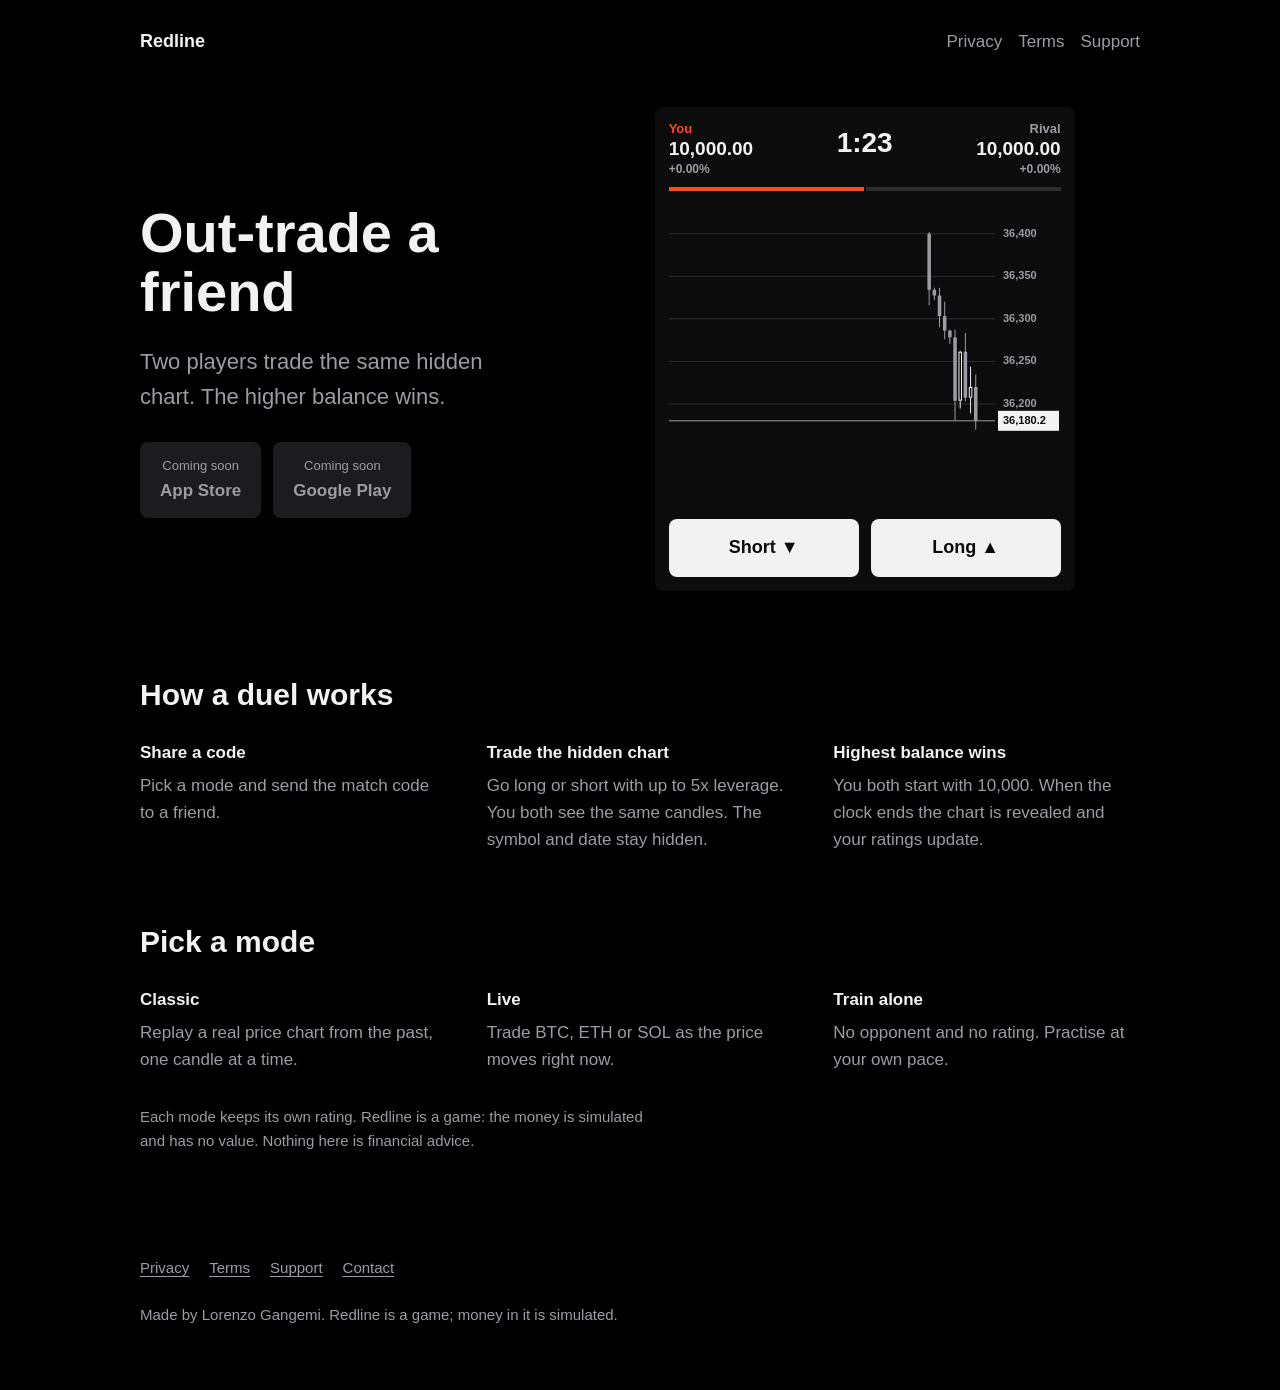
<file: index.html>
<!doctype html>
<html lang="en">
<head>
<meta charset="utf-8">
<meta name="viewport" content="width=device-width, initial-scale=1">
<title>Redline: Trading Duels</title>
<meta name="description" content="Two players trade the same hidden chart. Higher balance wins.">
<meta name="theme-color" content="#000000">
<link rel="canonical" href="https://redline.lorenzogangemi.com/">
<link rel="icon" href="favicon.svg" type="image/svg+xml">
<link rel="icon" href="favicon-32.png" type="image/png" sizes="32x32">
<link rel="apple-touch-icon" href="apple-touch-icon.png">
<link rel="stylesheet" href="style.css">
<meta property="og:type" content="website">
<meta property="og:site_name" content="Redline">
<meta property="og:title" content="Redline: Trading Duels">
<meta property="og:description" content="Two players trade the same hidden chart. Higher balance wins.">
<meta property="og:url" content="https://redline.lorenzogangemi.com/">
<meta property="og:image" content="https://redline.lorenzogangemi.com/og.png">
<meta property="og:image:width" content="1200">
<meta property="og:image:height" content="630">
<meta name="twitter:card" content="summary_large_image">
<meta name="twitter:image" content="https://redline.lorenzogangemi.com/og.png">
</head>
<body class="home">
<header><div class="wrap"><a class="brand" href="./">Redline</a><nav aria-label="Main"><a href="privacy/">Privacy</a><a href="terms/">Terms</a><a href="support/">Support</a></nav></div></header>
<main>
<section class="hero wide">
<div class="copy">
<h1>Out-trade a friend</h1>
<p class="lead">Two players trade the same hidden chart. The higher balance wins.</p>
<div class="stores" role="group" aria-label="Download">
<button type="button" disabled aria-disabled="true"><small>Coming soon</small>App Store</button>
<button type="button" disabled aria-disabled="true"><small>Coming soon</small>Google Play</button>
</div>
</div>
<div class="app" role="img" aria-label="The Redline match screen: you and your rival trade the same chart, buy and sell, and your balances update after each trade">
<div class="hud" aria-hidden="true">
<div class="side"><span class="name you">You</span><b class="num" id="n-you">10,000.00</b><span class="pct" id="p-you">+0.00%</span></div>
<div class="clk" id="clk">1:30</div>
<div class="side them"><span class="name">Rival</span><b class="num" id="n-rival">10,000.00</b><span class="pct" id="p-rival">+0.00%</span></div>
</div>
<div class="lean" aria-hidden="true"><i id="lean"></i><u></u></div>
<canvas id="chart" aria-hidden="true"></canvas>
<div class="slot" aria-hidden="true"><div class="card" id="card"><div class="info"><span id="card-name">Long 3x</span><b id="card-pnl">+0.00</b></div><span class="close">Close</span></div></div>
<div class="btns" aria-hidden="true"><span class="btn" id="btn-short">Short ▼</span><span class="btn" id="btn-long">Long ▲</span></div>
</div>
</section>

<section class="wide flow">
<h2>How a duel works</h2>
<div class="cols">
<div><h3>Share a code</h3><p>Pick a mode and send the match code to a friend.</p></div>
<div><h3>Trade the hidden chart</h3><p>Go long or short with up to 5x leverage. You both see the same candles. The symbol and date stay hidden.</p></div>
<div><h3>Highest balance wins</h3><p>You both start with 10,000. When the clock ends the chart is revealed and your ratings update.</p></div>
</div>
</section>

<section class="wide flow">
<h2>Pick a mode</h2>
<div class="cols">
<div><h3>Classic</h3><p>Replay a real price chart from the past, one candle at a time.</p></div>
<div><h3>Live</h3><p>Trade BTC, ETH or SOL as the price moves right now.</p></div>
<div><h3>Train alone</h3><p>No opponent and no rating. Practise at your own pace.</p></div>
</div>
<p class="dim note">Each mode keeps its own rating. Redline is a game: the money is simulated and has no value. Nothing here is financial advice.</p>
</section>
</main>
<footer><div class="wrap"><a href="privacy/">Privacy</a><a href="terms/">Terms</a><a href="support/">Support</a><a href="mailto:lorenzo.gangemi.developer@gmail.com">Contact</a><p>Made by Lorenzo Gangemi. Redline is a game; money in it is simulated.</p></div></footer>
<script src="duel.js"></script>
</body>
</html>
</file>
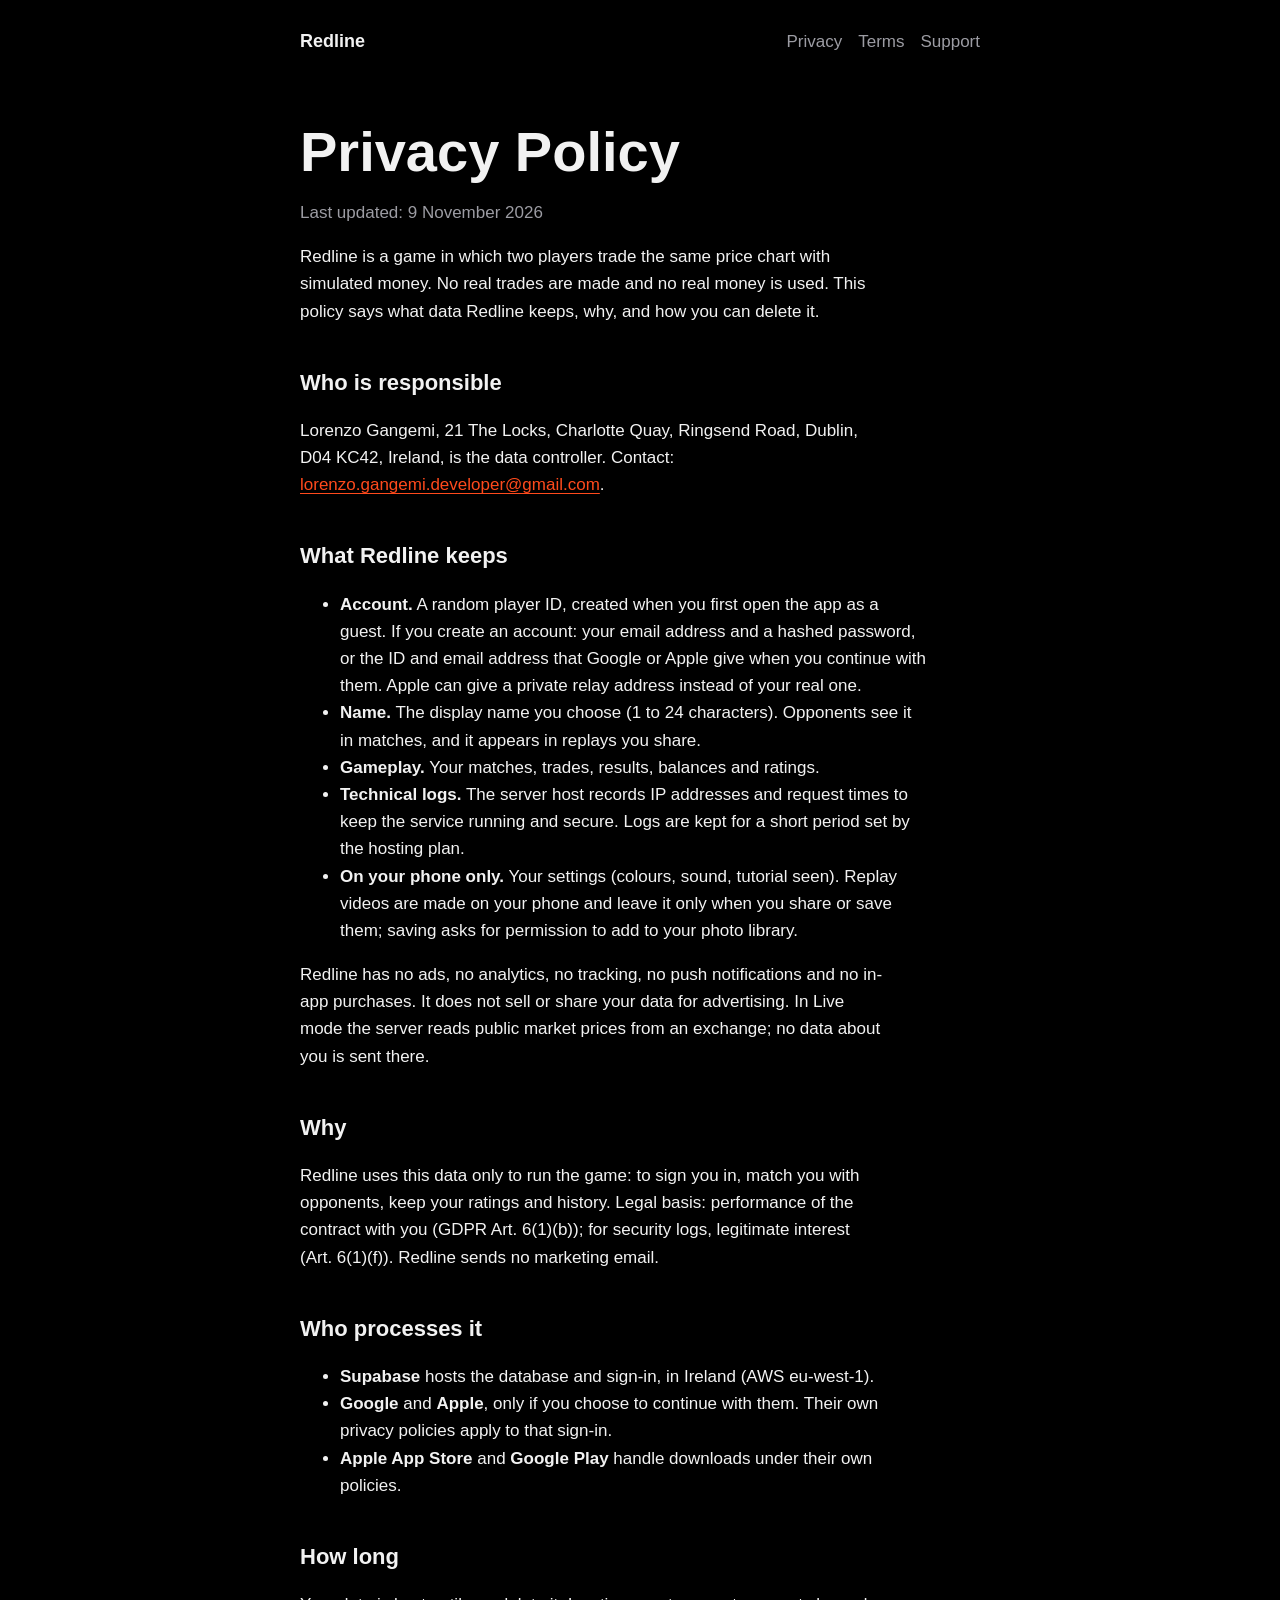
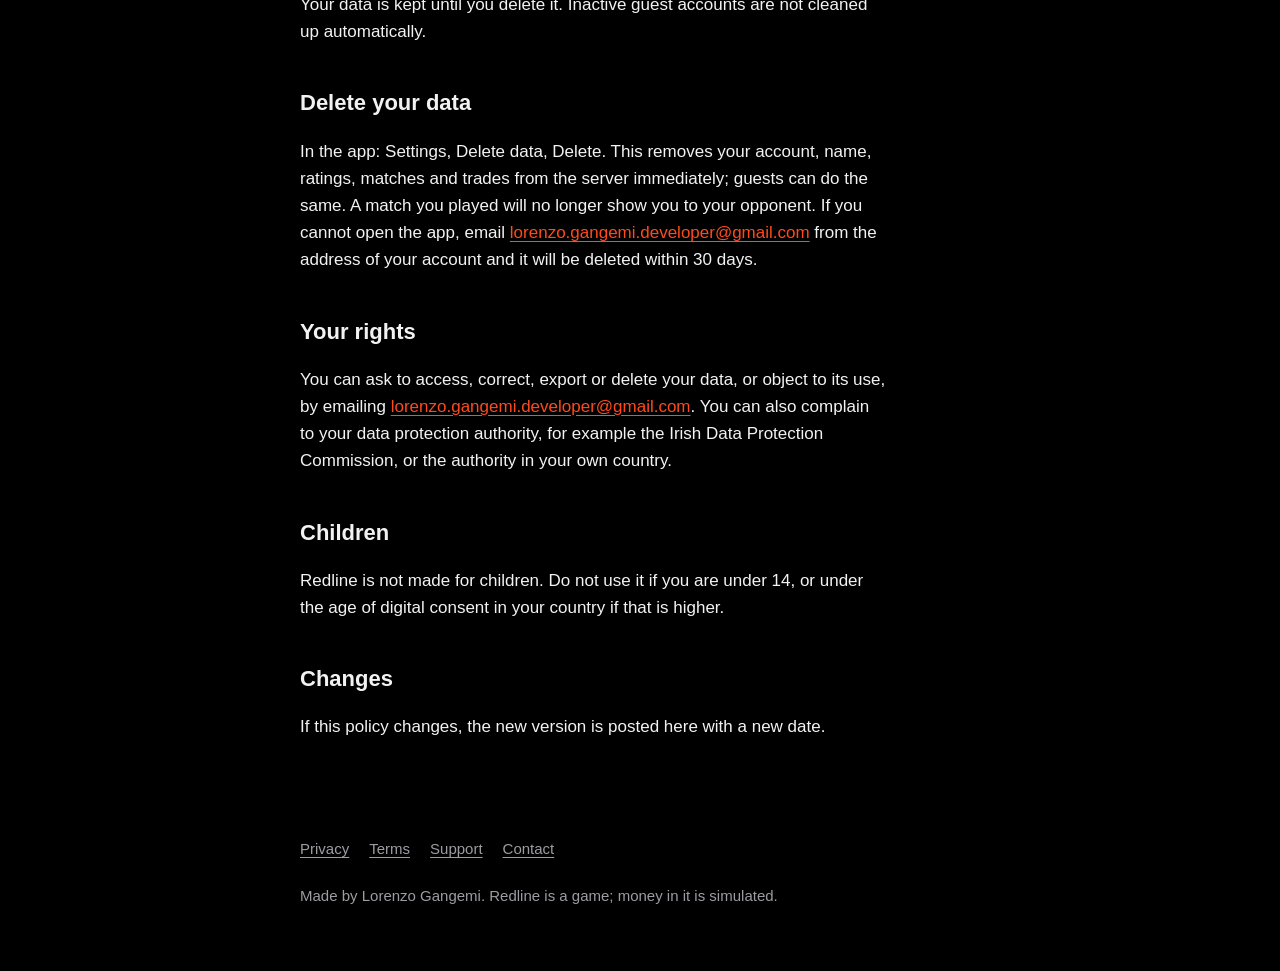
<file: privacy/index.html>
<!doctype html>
<html lang="en">
<head>
<meta charset="utf-8">
<meta name="viewport" content="width=device-width, initial-scale=1">
<title>Privacy Policy - Redline</title>
<meta name="description" content="What data Redline keeps, why, and how to delete it.">
<meta name="theme-color" content="#000000">
<link rel="canonical" href="https://redline.lorenzogangemi.com/privacy/">
<link rel="icon" href="../favicon.svg" type="image/svg+xml">
<link rel="icon" href="../favicon-32.png" type="image/png" sizes="32x32">
<link rel="apple-touch-icon" href="../apple-touch-icon.png">
<link rel="stylesheet" href="../style.css">
<meta property="og:type" content="website">
<meta property="og:site_name" content="Redline">
<meta property="og:title" content="Privacy Policy - Redline">
<meta property="og:description" content="What data Redline keeps, why, and how to delete it.">
<meta property="og:url" content="https://redline.lorenzogangemi.com/privacy/">
<meta name="twitter:card" content="summary">
</head>
<body>
<header><div class="wrap"><a class="brand" href="../">Redline</a><nav aria-label="Main"><a href="../privacy/">Privacy</a><a href="../terms/">Terms</a><a href="../support/">Support</a></nav></div></header>
<main><div class="wrap">
<h1>Privacy Policy</h1>
<p class="dim">Last updated: 9 November 2026</p>
<p>Redline is a game in which two players trade the same price chart with simulated money. No real trades are made and no real money is used. This policy says what data Redline keeps, why, and how you can delete it.</p>

<h2>Who is responsible</h2>
<p>Lorenzo Gangemi, 21 The Locks, Charlotte Quay, Ringsend Road, Dublin, D04 KC42, Ireland, is the data controller. Contact: <a href="mailto:lorenzo.gangemi.developer@gmail.com">lorenzo.gangemi.developer@gmail.com</a>.</p>

<h2>What Redline keeps</h2>
<ul>
<li><strong>Account.</strong> A random player ID, created when you first open the app as a guest. If you create an account: your email address and a hashed password, or the ID and email address that Google or Apple give when you continue with them. Apple can give a private relay address instead of your real one.</li>
<li><strong>Name.</strong> The display name you choose (1 to 24 characters). Opponents see it in matches, and it appears in replays you share.</li>
<li><strong>Gameplay.</strong> Your matches, trades, results, balances and ratings.</li>
<li><strong>Technical logs.</strong> The server host records IP addresses and request times to keep the service running and secure. Logs are kept for a short period set by the hosting plan.</li>
<li><strong>On your phone only.</strong> Your settings (colours, sound, tutorial seen). Replay videos are made on your phone and leave it only when you share or save them; saving asks for permission to add to your photo library.</li>
</ul>
<p>Redline has no ads, no analytics, no tracking, no push notifications and no in-app purchases. It does not sell or share your data for advertising. In Live mode the server reads public market prices from an exchange; no data about you is sent there.</p>

<h2>Why</h2>
<p>Redline uses this data only to run the game: to sign you in, match you with opponents, keep your ratings and history. Legal basis: performance of the contract with you (GDPR Art. 6(1)(b)); for security logs, legitimate interest (Art. 6(1)(f)). Redline sends no marketing email.</p>

<h2>Who processes it</h2>
<ul>
<li><strong>Supabase</strong> hosts the database and sign-in, in Ireland (AWS eu-west-1).</li>
<li><strong>Google</strong> and <strong>Apple</strong>, only if you choose to continue with them. Their own privacy policies apply to that sign-in.</li>
<li><strong>Apple App Store</strong> and <strong>Google Play</strong> handle downloads under their own policies.</li>
</ul>

<h2>How long</h2>
<p>Your data is kept until you delete it. Inactive guest accounts are not cleaned up automatically.</p>

<h2 id="delete">Delete your data</h2>
<p>In the app: Settings, Delete data, Delete. This removes your account, name, ratings, matches and trades from the server immediately; guests can do the same. A match you played will no longer show you to your opponent. If you cannot open the app, email <a href="mailto:lorenzo.gangemi.developer@gmail.com">lorenzo.gangemi.developer@gmail.com</a> from the address of your account and it will be deleted within 30 days.</p>

<h2>Your rights</h2>
<p>You can ask to access, correct, export or delete your data, or object to its use, by emailing <a href="mailto:lorenzo.gangemi.developer@gmail.com">lorenzo.gangemi.developer@gmail.com</a>. You can also complain to your data protection authority, for example the Irish Data Protection Commission, or the authority in your own country.</p>

<h2>Children</h2>
<p>Redline is not made for children. Do not use it if you are under 14, or under the age of digital consent in your country if that is higher.</p>

<h2>Changes</h2>
<p>If this policy changes, the new version is posted here with a new date.</p>
</div></main>
<footer><div class="wrap"><a href="../privacy/">Privacy</a><a href="../terms/">Terms</a><a href="../support/">Support</a><a href="mailto:lorenzo.gangemi.developer@gmail.com">Contact</a><p>Made by Lorenzo Gangemi. Redline is a game; money in it is simulated.</p></div></footer>
</body>
</html>
</file>
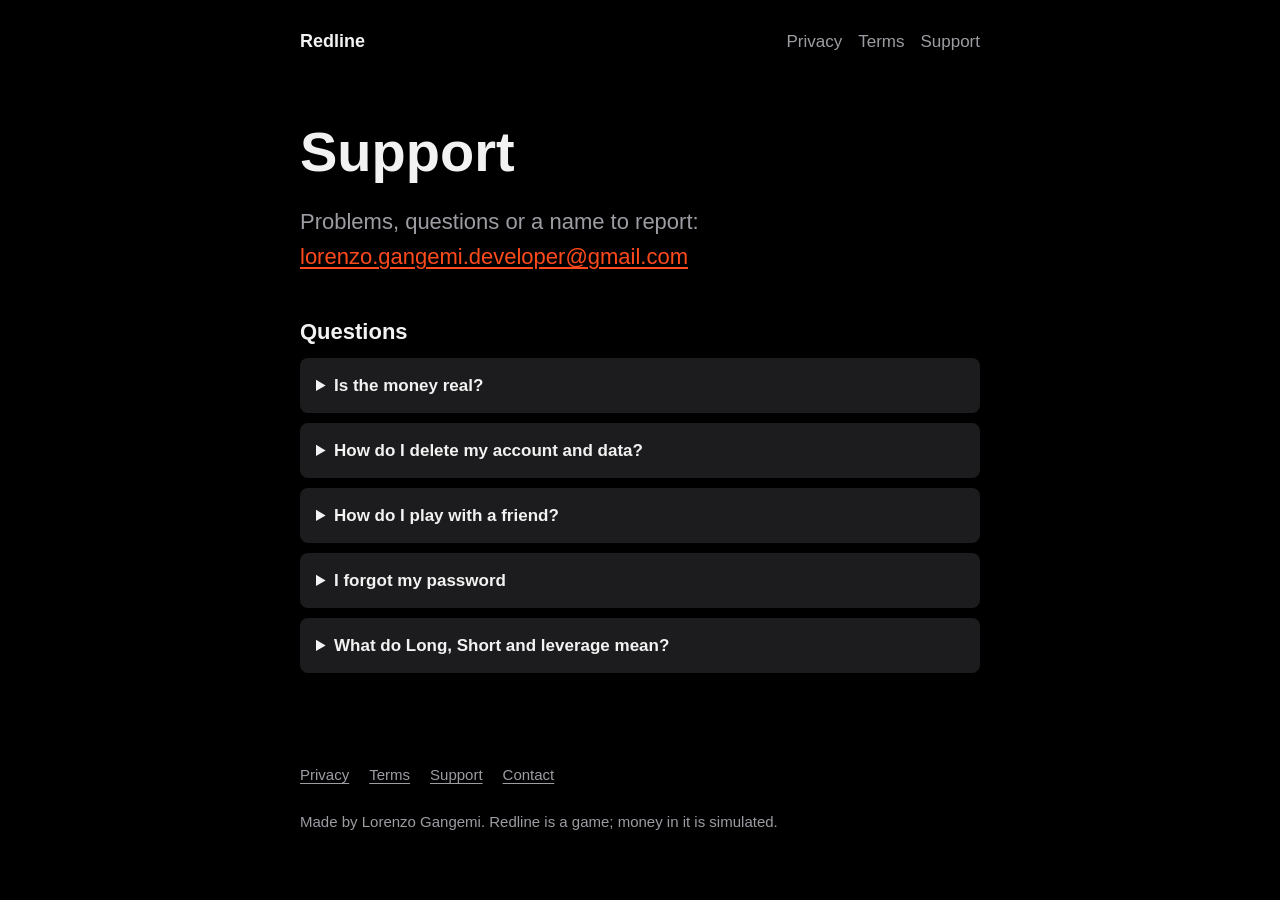
<file: support/index.html>
<!doctype html>
<html lang="en">
<head>
<meta charset="utf-8">
<meta name="viewport" content="width=device-width, initial-scale=1">
<title>Support - Redline</title>
<meta name="description" content="Contact and answers to common questions about Redline.">
<meta name="theme-color" content="#000000">
<link rel="canonical" href="https://redline.lorenzogangemi.com/support/">
<link rel="icon" href="../favicon.svg" type="image/svg+xml">
<link rel="icon" href="../favicon-32.png" type="image/png" sizes="32x32">
<link rel="apple-touch-icon" href="../apple-touch-icon.png">
<link rel="stylesheet" href="../style.css">
<meta property="og:type" content="website">
<meta property="og:site_name" content="Redline">
<meta property="og:title" content="Support - Redline">
<meta property="og:description" content="Contact and answers to common questions about Redline.">
<meta property="og:url" content="https://redline.lorenzogangemi.com/support/">
<meta name="twitter:card" content="summary">
</head>
<body>
<header><div class="wrap"><a class="brand" href="../">Redline</a><nav aria-label="Main"><a href="../privacy/">Privacy</a><a href="../terms/">Terms</a><a href="../support/">Support</a></nav></div></header>
<main><div class="wrap">
<h1>Support</h1>
<p class="lead">Problems, questions or a name to report: <a href="mailto:lorenzo.gangemi.developer@gmail.com">lorenzo.gangemi.developer@gmail.com</a></p>

<h2>Questions</h2>
<details><summary>Is the money real?</summary><p>No. All money in Redline is simulated and has no value, and no real trades are made.</p></details>
<details id="delete-data"><summary>How do I delete my account and data?</summary><p>Open Redline, go to Settings, and under Delete data tap Delete, then confirm. Your account, name, ratings, matches and trades are removed from the server at once. Cannot open the app? Email <a href="mailto:lorenzo.gangemi.developer@gmail.com">lorenzo.gangemi.developer@gmail.com</a> from the address of your account and it is deleted within 30 days.</p></details>
<details><summary>How do I play with a friend?</summary><p>Pick a mode, choose Against a friend, and share the match code. Your friend enters it in the app to join. To practise without an opponent, choose Train alone: it is not rated.</p></details>
<details><summary>I forgot my password</summary><p>There is no password reset yet. Email us from the address of your account and we will help. Guest players have no password, so create an account in Settings to keep your progress.</p></details>
<details><summary>What do Long, Short and leverage mean?</summary><p>Long wins when the price rises, short wins when it falls. Leverage (1x to 5x) multiplies both gains and losses on your stake. If a trade loses its whole stake it is liquidated.</p></details>
</div></main>
<footer><div class="wrap"><a href="../privacy/">Privacy</a><a href="../terms/">Terms</a><a href="../support/">Support</a><a href="mailto:lorenzo.gangemi.developer@gmail.com">Contact</a><p>Made by Lorenzo Gangemi. Redline is a game; money in it is simulated.</p></div></footer>
</body>
</html>
</file>
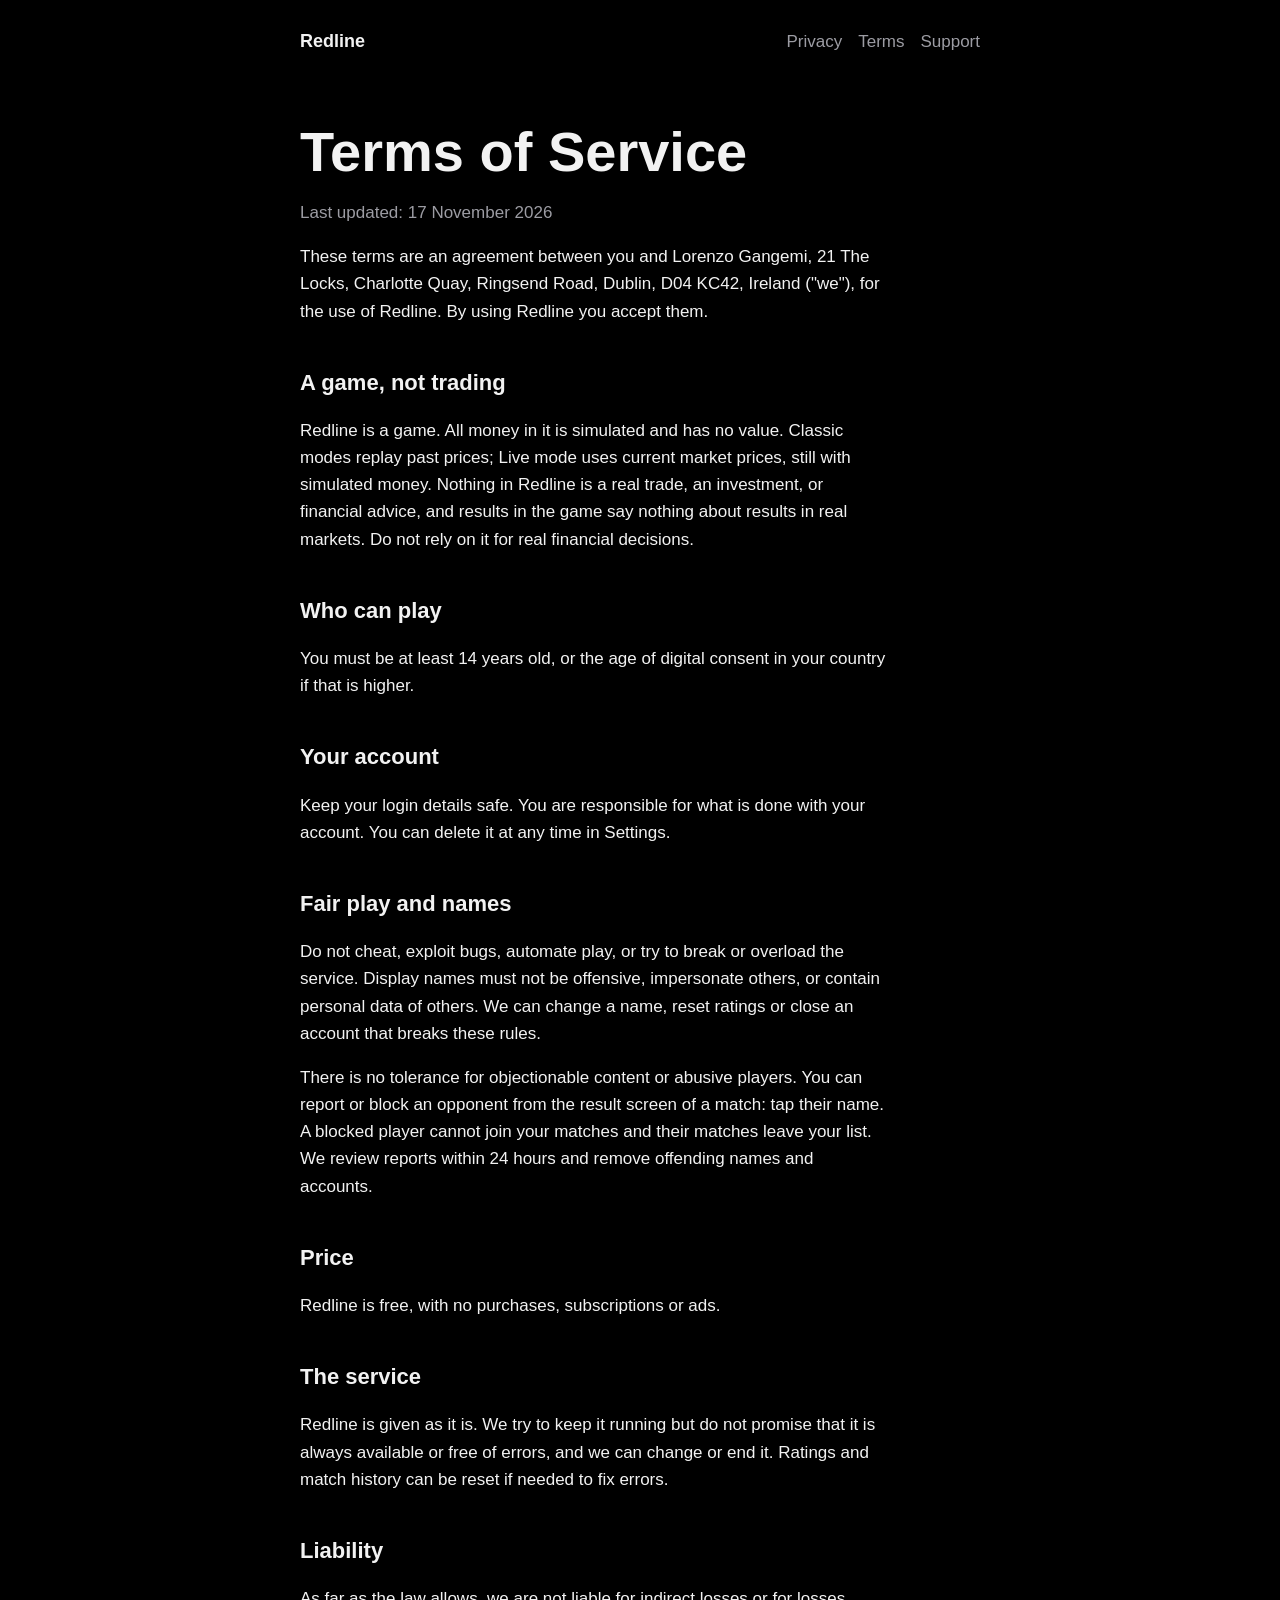
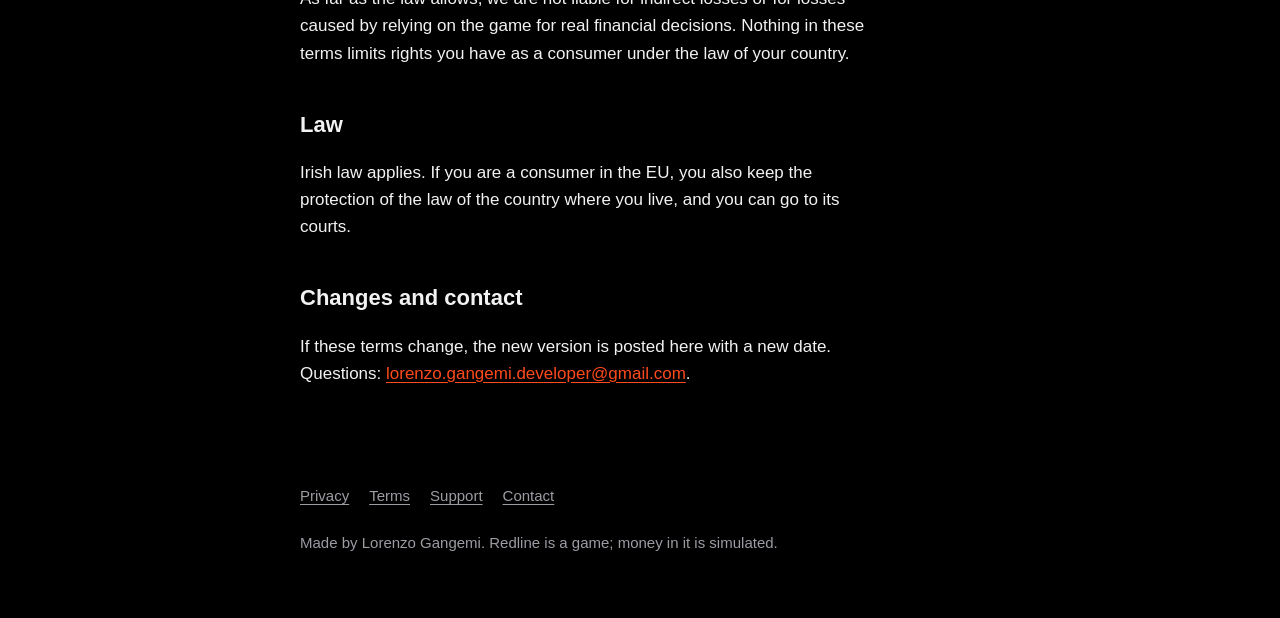
<file: terms/index.html>
<!doctype html>
<html lang="en">
<head>
<meta charset="utf-8">
<meta name="viewport" content="width=device-width, initial-scale=1">
<title>Terms of Service - Redline</title>
<meta name="description" content="The rules for using Redline.">
<meta name="theme-color" content="#000000">
<link rel="canonical" href="https://redline.lorenzogangemi.com/terms/">
<link rel="icon" href="../favicon.svg" type="image/svg+xml">
<link rel="icon" href="../favicon-32.png" type="image/png" sizes="32x32">
<link rel="apple-touch-icon" href="../apple-touch-icon.png">
<link rel="stylesheet" href="../style.css">
<meta property="og:type" content="website">
<meta property="og:site_name" content="Redline">
<meta property="og:title" content="Terms of Service - Redline">
<meta property="og:description" content="The rules for using Redline.">
<meta property="og:url" content="https://redline.lorenzogangemi.com/terms/">
<meta name="twitter:card" content="summary">
</head>
<body>
<header><div class="wrap"><a class="brand" href="../">Redline</a><nav aria-label="Main"><a href="../privacy/">Privacy</a><a href="../terms/">Terms</a><a href="../support/">Support</a></nav></div></header>
<main><div class="wrap">
<h1>Terms of Service</h1>
<p class="dim">Last updated: 17 November 2026</p>
<p>These terms are an agreement between you and Lorenzo Gangemi, 21 The Locks, Charlotte Quay, Ringsend Road, Dublin, D04 KC42, Ireland ("we"), for the use of Redline. By using Redline you accept them.</p>

<h2>A game, not trading</h2>
<p>Redline is a game. All money in it is simulated and has no value. Classic modes replay past prices; Live mode uses current market prices, still with simulated money. Nothing in Redline is a real trade, an investment, or financial advice, and results in the game say nothing about results in real markets. Do not rely on it for real financial decisions.</p>

<h2>Who can play</h2>
<p>You must be at least 14 years old, or the age of digital consent in your country if that is higher.</p>

<h2>Your account</h2>
<p>Keep your login details safe. You are responsible for what is done with your account. You can delete it at any time in Settings.</p>

<h2>Fair play and names</h2>
<p>Do not cheat, exploit bugs, automate play, or try to break or overload the service. Display names must not be offensive, impersonate others, or contain personal data of others. We can change a name, reset ratings or close an account that breaks these rules.</p>
<p>There is no tolerance for objectionable content or abusive players. You can report or block an opponent from the result screen of a match: tap their name. A blocked player cannot join your matches and their matches leave your list. We review reports within 24 hours and remove offending names and accounts.</p>

<h2>Price</h2>
<p>Redline is free, with no purchases, subscriptions or ads.</p>

<h2>The service</h2>
<p>Redline is given as it is. We try to keep it running but do not promise that it is always available or free of errors, and we can change or end it. Ratings and match history can be reset if needed to fix errors.</p>

<h2>Liability</h2>
<p>As far as the law allows, we are not liable for indirect losses or for losses caused by relying on the game for real financial decisions. Nothing in these terms limits rights you have as a consumer under the law of your country.</p>

<h2>Law</h2>
<p>Irish law applies. If you are a consumer in the EU, you also keep the protection of the law of the country where you live, and you can go to its courts.</p>

<h2>Changes and contact</h2>
<p>If these terms change, the new version is posted here with a new date. Questions: <a href="mailto:lorenzo.gangemi.developer@gmail.com">lorenzo.gangemi.developer@gmail.com</a>.</p>
</div></main>
<footer><div class="wrap"><a href="../privacy/">Privacy</a><a href="../terms/">Terms</a><a href="../support/">Support</a><a href="mailto:lorenzo.gangemi.developer@gmail.com">Contact</a><p>Made by Lorenzo Gangemi. Redline is a game; money in it is simulated.</p></div></footer>
</body>
</html>
</file>
<file: style.css>
:root { color-scheme: dark; --bg: #000; --panel: #1c1c1e; --text: #f2f2f2; --dim: #9c9ca3; --accent: #ff4a1c; }
* { box-sizing: border-box; }
html { -webkit-text-size-adjust: 100%; }
body { margin: 0; background: var(--bg); color: var(--text); font: 17px/1.6 -apple-system, BlinkMacSystemFont, "Segoe UI", Roboto, "Helvetica Neue", sans-serif; }
.wrap { max-width: 720px; margin: 0 auto; padding: 0 20px; }
header .wrap { display: flex; justify-content: space-between; align-items: center; padding-top: 20px; padding-bottom: 20px; gap: 16px; }
header .brand { font-weight: 800; color: var(--text); text-decoration: none; font-size: 18px; }
nav a { color: var(--dim); text-decoration: none; margin-left: 16px; padding: 8px 0; display: inline-block; }
nav a:hover { color: var(--text); }
main { padding-bottom: 48px; }
h1 { font-size: clamp(34px, 8vw, 56px); line-height: 1.05; margin: 40px 0 16px; font-weight: 800; }
h2 { font-size: 22px; margin: 40px 0 8px; font-weight: 700; }
p, li { max-width: 62ch; }
.lead { font-size: clamp(19px, 3.4vw, 22px); color: var(--dim); max-width: 36ch; }
.dim { color: var(--dim); }
a { color: var(--accent); text-underline-offset: 3px; }
a:focus-visible, button:focus-visible { outline: 3px solid var(--text); outline-offset: 3px; border-radius: 4px; }
.steps { list-style: none; padding: 0; counter-reset: s; }
.steps li { counter-increment: s; padding-left: 40px; position: relative; margin: 0 0 16px; }
.steps li::before { content: counter(s); position: absolute; left: 0; color: var(--accent); font-weight: 800; font-variant-numeric: tabular-nums; }
.stores { display: flex; flex-wrap: wrap; gap: 12px; margin: 28px 0 0; }
.stores button { font: inherit; font-weight: 700; color: var(--dim); background: var(--panel); border: 0; border-radius: 8px; padding: 14px 20px; min-height: 52px; cursor: not-allowed; }
.stores small { display: block; font-weight: 400; font-size: 13px; }
details { background: var(--panel); border-radius: 8px; padding: 14px 16px; margin: 0 0 10px; }
summary { cursor: pointer; font-weight: 700; }
summary:focus-visible { outline: 3px solid var(--text); outline-offset: 3px; }
details p { margin: 10px 0 0; }
mark { background: none; color: var(--accent); font-weight: 700; }
footer { color: var(--dim); font-size: 15px; padding: 24px 0 48px; }
footer a { color: var(--dim); margin-right: 20px; display: inline-block; padding: 8px 0; }
footer a:hover { color: var(--text); }
@media (prefers-reduced-motion: no-preference) { html { scroll-behavior: smooth; } }

/* Landing page */
.wide { max-width: 1040px; margin: 0 auto; padding: 0 20px; }
.hero { display: grid; gap: 40px; padding-top: 24px; padding-bottom: 24px; align-items: center; }
.hero h1 { margin-top: 24px; }
.flow { padding-top: 56px; padding-bottom: 8px; }
.flow h2 { font-size: clamp(24px, 4vw, 30px); margin: 0 0 20px; }
.cols { display: grid; gap: 28px; }
.cols h3 { font-size: 17px; margin: 0 0 6px; }
.cols p { margin: 0; color: var(--dim); }
.note { margin-top: 32px; font-size: 15px; }
.match { background: var(--panel); border-radius: 8px; padding: 18px; }
.scores { display: flex; justify-content: space-between; gap: 16px; margin-bottom: 14px; }
.scores .right { text-align: right; }
.who { display: block; color: var(--dim); font-size: 13px; font-weight: 600; }
.who.you { color: var(--accent); }
.bal { display: block; font-size: clamp(20px, 3.4vw, 28px); font-weight: 800; font-variant-numeric: tabular-nums; line-height: 1.2; }
.bal.you { color: var(--accent); }
.lead-bar { height: 6px; background: #2e2e31; border-radius: 3px; overflow: hidden; display: flex; margin-bottom: 16px; }
.lead-bar i { display: block; width: 50%; background: var(--accent); }
.match svg { display: block; width: 100%; height: auto; aspect-ratio: 12 / 5; }
.candles path { fill: none; stroke-width: 1.4; }
.candles .u { stroke: var(--text); fill: var(--text); }
.candles .d { stroke: var(--dim); fill: var(--dim); }
.candles path.u, .candles path.d { fill: none; }
.entry { stroke: var(--accent); stroke-width: 1.5; stroke-dasharray: 5 5; fill: none; }
.clock { display: flex; justify-content: space-between; margin-top: 12px; color: var(--dim); font-size: 13px; font-weight: 600; font-variant-numeric: tabular-nums; }
.clock span:first-child { color: var(--accent); }
@media (min-width: 860px) {
  .hero { grid-template-columns: 5fr 7fr; gap: 56px; }
  .cols { grid-template-columns: repeat(3, 1fr); gap: 40px; }
}
.home .wrap { max-width: 1040px; }

.delta { color: var(--dim); font-weight: 600; font-variant-numeric: tabular-nums; margin-left: 6px; }
.mk { fill: var(--accent); }
.clock span:first-child.flat, #pos.flat { color: var(--dim); }

/* Match screen copy: tokens from lib/ui.dart (C.bg, C.panel, C.line, C.text, C.dim, C.accent) */
.app { background: #0c0c0d; border-radius: 8px; padding: 8px 14px 14px; max-width: 420px; width: 100%; margin: 0 auto; }
.hud { display: grid; grid-template-columns: 1fr auto 1fr; align-items: start; padding-top: 6px; }
.side .name { display: block; font-size: 13px; font-weight: 600; line-height: 1.2; color: var(--dim); }
.side .name.you { color: var(--accent); }
.side .num { display: block; margin-top: 2px; font-size: 19px; font-weight: 800; line-height: 1.1; font-variant-numeric: tabular-nums; color: var(--text); }
.side .pct { display: block; font-size: 12px; font-weight: 600; color: var(--dim); font-variant-numeric: tabular-nums; }
.side.them { text-align: right; }
.clk { height: 44px; display: grid; place-items: center; padding: 0 8px; font-size: 28px; font-weight: 600; font-variant-numeric: tabular-nums; line-height: 1; }
.clk.end { font-size: 40px; font-weight: 900; }
.lean { position: relative; height: 4px; background: #2e2e31; margin: 8px 0; }
.lean i { display: block; height: 100%; width: 50%; background: var(--accent); }
.lean u { position: absolute; left: 50%; top: 0; width: 2px; height: 4px; margin-left: -1px; background: #0c0c0d; }
#chart { display: block; width: 100%; height: 250px; }
.slot { height: 62px; padding: 4px 0; }
.card { display: flex; align-items: center; justify-content: space-between; height: 54px; background: var(--panel); border-radius: 8px; transition: transform 90ms; }
.card .info { padding: 0 8px 0 12px; display: flex; flex-direction: column; gap: 3px; }
.card .info span { font-size: 12px; font-weight: 600; color: var(--dim); line-height: 1.2; }
.card .info b { font-size: 15px; font-weight: 800; line-height: 1.1; font-variant-numeric: tabular-nums; }
.card .close { width: 60px; text-align: center; font-size: 13px; font-weight: 700; }
.btns { display: grid; grid-template-columns: 1fr 1fr; gap: 12px; margin-top: 8px; }
.btn { display: grid; place-items: center; height: 58px; border-radius: 8px; background: var(--text); color: #0c0c0d; font-size: 18px; font-weight: 700; transition: transform 90ms; }
.btn.down, .card.down { transform: scale(.94); }
</file>
